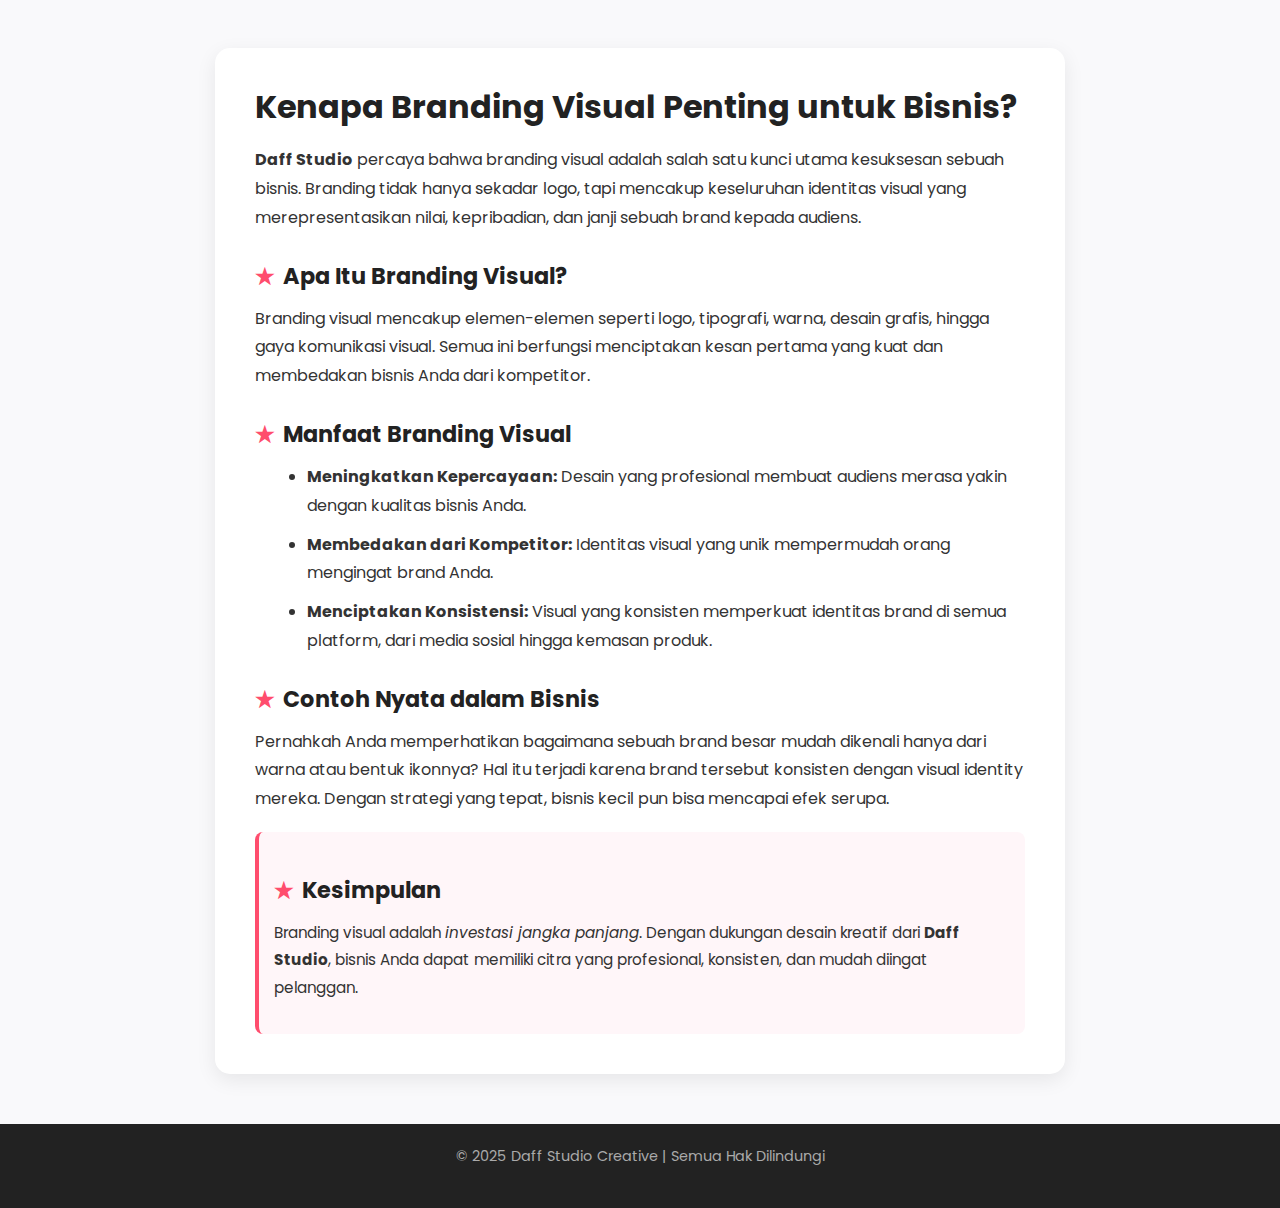
<file: artikel/branding-visual-bisnis.html>
<!DOCTYPE html>
<html lang="id">
<head>
  <meta charset="UTF-8">
  <meta name="viewport" content="width=device-width, initial-scale=1.0">
  <title>Kenapa Branding Visual Penting untuk Bisnis? | Daff Studio</title>
  <meta name="description" content="Pelajari kenapa branding visual penting untuk bisnis Anda. Temukan manfaat, contoh nyata, dan strategi visual branding bersama Daff Studio.">
  <meta name="keywords" content="branding visual, branding bisnis, identitas visual, logo bisnis, desain grafis, Daff Studio">
  <meta name="author" content="Daff Studio">

  <!-- Open Graph SEO -->
  <meta property="og:title" content="Kenapa Branding Visual Penting untuk Bisnis? | Daff Studio">
  <meta property="og:description" content="Branding visual adalah kunci sukses bisnis modern. Cari tahu bagaimana identitas visual bisa meningkatkan kepercayaan, konsistensi, dan diferensiasi bisnis Anda.">
  <meta property="og:type" content="article">
  <meta property="og:url" content="https://domainanda.com/artikel/branding-visual.html">
  <meta property="og:image" content="https://domainanda.com/images/branding-visual.jpg">

  <!-- Google Fonts -->
  <link href="https://fonts.googleapis.com/css2?family=Poppins:wght@400;600;700&display=swap" rel="stylesheet">

  <!-- Bootstrap CDN -->
  <link href="https://cdn.jsdelivr.net/npm/bootstrap@5.3.3/dist/css/bootstrap.min.css" rel="stylesheet">

  <style>
    body {
      font-family: 'Poppins', sans-serif;
      background: #f9f9fb;
      color: #333;
      line-height: 1.8;
    }
    .article-container {
      max-width: 850px;
      margin: auto;
      background: #fff;
      padding: 40px;
      border-radius: 15px;
      box-shadow: 0 6px 20px rgba(0,0,0,0.08);
    }
    h1, h2 {
      font-weight: 700;
      color: #222;
    }
    h1 {
      font-size: 2rem;
      margin-bottom: 20px;
    }
    h2 {
      font-size: 1.4rem;
      margin-top: 30px;
      margin-bottom: 15px;
      position: relative;
    }
    h2::before {
      content: "★";
      color: #ff4d6d;
      margin-right: 8px;
    }
    p {
      margin-bottom: 18px;
    }
    ul {
      margin-left: 20px;
      margin-bottom: 20px;
    }
    ul li {
      margin-bottom: 10px;
    }
    .highlight {
      background: #fff6f9;
      padding: 15px;
      border-left: 4px solid #ff4d6d;
      border-radius: 8px;
      font-size: 0.95rem;
    }
    footer {
      margin-top: 50px;
      padding: 20px 0;
      background: #222;
      color: #aaa;
      text-align: center;
      font-size: 0.9rem;
    }
  </style>
</head>
<body>
  <main class="container my-5">
    <article class="article-container" itemscope itemtype="https://schema.org/Article">
      <header>
        <h1 itemprop="headline">Kenapa Branding Visual Penting untuk Bisnis?</h1>
        <p><strong itemprop="author">Daff Studio</strong> percaya bahwa branding visual adalah salah satu kunci utama kesuksesan sebuah bisnis. Branding tidak hanya sekadar logo, tapi mencakup keseluruhan identitas visual yang merepresentasikan nilai, kepribadian, dan janji sebuah brand kepada audiens.</p>
      </header>

      <section>
        <h2>Apa Itu Branding Visual?</h2>
        <p>Branding visual mencakup elemen-elemen seperti logo, tipografi, warna, desain grafis, hingga gaya komunikasi visual. Semua ini berfungsi menciptakan kesan pertama yang kuat dan membedakan bisnis Anda dari kompetitor.</p>
      </section>

      <section>
        <h2>Manfaat Branding Visual</h2>
        <ul>
          <li><strong>Meningkatkan Kepercayaan:</strong> Desain yang profesional membuat audiens merasa yakin dengan kualitas bisnis Anda.</li>
          <li><strong>Membedakan dari Kompetitor:</strong> Identitas visual yang unik mempermudah orang mengingat brand Anda.</li>
          <li><strong>Menciptakan Konsistensi:</strong> Visual yang konsisten memperkuat identitas brand di semua platform, dari media sosial hingga kemasan produk.</li>
        </ul>
      </section>

      <section>
        <h2>Contoh Nyata dalam Bisnis</h2>
        <p>Pernahkah Anda memperhatikan bagaimana sebuah brand besar mudah dikenali hanya dari warna atau bentuk ikonnya? Hal itu terjadi karena brand tersebut konsisten dengan visual identity mereka. Dengan strategi yang tepat, bisnis kecil pun bisa mencapai efek serupa.</p>
      </section>

      <section class="highlight">
        <h2>Kesimpulan</h2>
        <p>Branding visual adalah <em>investasi jangka panjang</em>. Dengan dukungan desain kreatif dari <strong>Daff Studio</strong>, bisnis Anda dapat memiliki citra yang profesional, konsisten, dan mudah diingat pelanggan.</p>
      </section>
    </article>
  </main>

  <footer>
    <div class="container">
      <p>© 2025 Daff Studio Creative | Semua Hak Dilindungi</p>
    </div>
  </footer>

  <!-- Schema.org Structured Data -->
  <script type="application/ld+json">
  {
    "@context": "https://schema.org",
    "@type": "Article",
    "headline": "Kenapa Branding Visual Penting untuk Bisnis?",
    "description": "Branding visual adalah salah satu kunci utama kesuksesan bisnis. Pelajari manfaat, contoh nyata, dan strategi branding visual bersama Daff Studio.",
    "author": {
      "@type": "Organization",
      "name": "Daff Studio"
    },
    "publisher": {
      "@type": "Organization",
      "name": "Daff Studio",
      "logo": {
        "@type": "ImageObject",
        "url": "https://domainanda.com/images/logo.png"
      }
    },
    "datePublished": "2025-09-21",
    "image": "https://domainanda.com/images/branding-visual.jpg",
    "mainEntityOfPage": {
      "@type": "WebPage",
      "@id": "https://domainanda.com/artikel/branding-visual.html"
    }
  }
  </script>
</body>
</html>
</file>
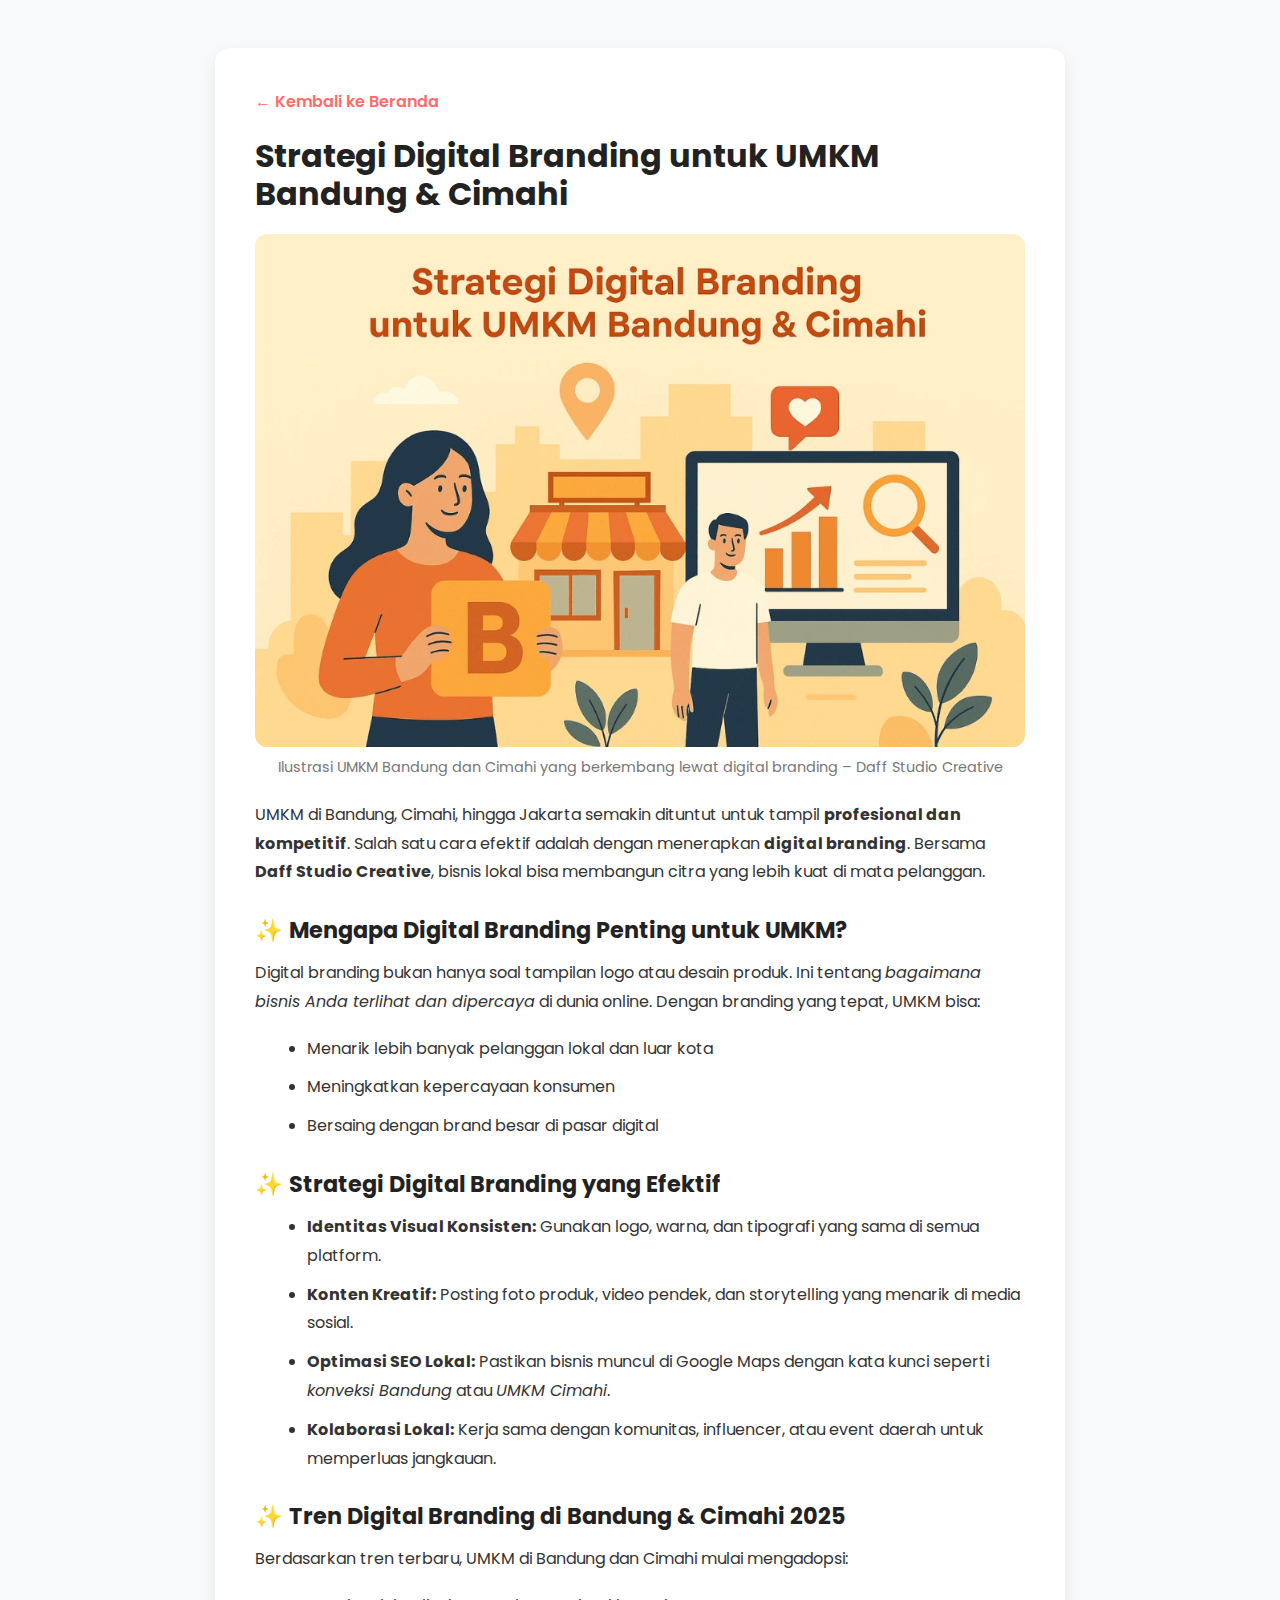
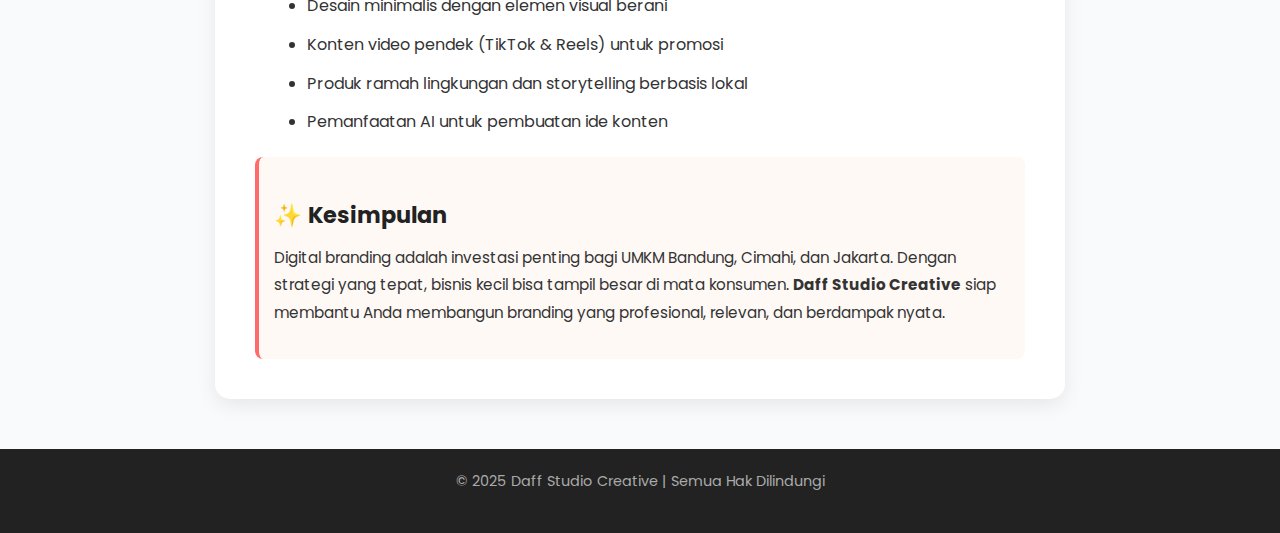
<file: artikel/digital-branding-umkm.html>
<!DOCTYPE html>
<html lang="id">
<head>
  <meta charset="UTF-8">
  <meta name="viewport" content="width=device-width, initial-scale=1.0">
  <title>Strategi Digital Branding untuk UMKM Bandung & Cimahi | Daff Studio Creative</title>
  <meta name="description" content="Pelajari strategi digital branding untuk UMKM di Bandung, Cimahi, dan Jakarta. Daff Studio Creative membantu bisnis lokal tampil lebih profesional dan dikenal luas.">
  <meta name="author" content="Daff Studio Creative">

  <!-- Open Graph SEO -->
  <meta property="og:title" content="Strategi Digital Branding untuk UMKM Bandung & Cimahi | Daff Studio Creative">
  <meta property="og:description" content="UMKM Bandung, Cimahi, dan Jakarta kini bisa lebih dikenal lewat digital branding. Temukan strategi visual, konten, dan pemasaran efektif bersama Daff Studio Creative.">
  <meta property="og:type" content="article">
  <meta property="og:url" content="https://daffdesain.store/artikel/digital-branding-umkm.html">
  <meta property="og:image" content="https://daffdesain.store/images/blog-umkm.webp">

  <!-- Twitter Card -->
  <meta name="twitter:card" content="summary_large_image">
  <meta name="twitter:title" content="Strategi Digital Branding untuk UMKM Bandung & Cimahi | Daff Studio Creative">
  <meta name="twitter:description" content="Digital branding adalah kunci kesuksesan UMKM. Temukan cara membangun citra profesional dengan strategi konten, visual, dan pemasaran dari Daff Studio Creative.">
  <meta name="twitter:image" content="https://daffdesain.store/images/blog-umkm.webp">

  <!-- Google Fonts -->
  <link href="https://fonts.googleapis.com/css2?family=Poppins:wght@400;600;700&display=swap" rel="stylesheet">

  <!-- Bootstrap CDN -->
  <link href="https://cdn.jsdelivr.net/npm/bootstrap@5.3.3/dist/css/bootstrap.min.css" rel="stylesheet">

  <style>
    body {
      font-family: 'Poppins', sans-serif;
      background: #f9fafc;
      color: #333;
      line-height: 1.8;
    }
    .article-container {
      max-width: 850px;
      margin: auto;
      background: #fff;
      padding: 40px;
      border-radius: 15px;
      box-shadow: 0 6px 20px rgba(0,0,0,0.08);
    }
    h1, h2 {
      font-weight: 700;
      color: #222;
    }
    h1 {
      font-size: 2rem;
      margin-bottom: 20px;
    }
    h2 {
      font-size: 1.4rem;
      margin-top: 30px;
      margin-bottom: 15px;
      position: relative;
    }
    h2::before {
      content: "✨";
      margin-right: 6px;
      color: #ff6b6b;
    }
    p {
      margin-bottom: 18px;
    }
    ul {
      margin-left: 20px;
      margin-bottom: 20px;
    }
    ul li {
      margin-bottom: 10px;
    }
    .highlight {
      background: #fef9f5;
      padding: 15px;
      border-left: 4px solid #ff6b6b;
      border-radius: 8px;
      font-size: 0.95rem;
    }
    footer {
      margin-top: 50px;
      padding: 20px 0;
      background: #222;
      color: #aaa;
      text-align: center;
      font-size: 0.9rem;
    }
    .home-link {
      display: inline-block;
      margin-bottom: 20px;
      text-decoration: none;
      color: #ff6b6b;
      font-weight: 600;
    }
    .home-link:hover {
      text-decoration: underline;
    }
    figure {
      margin: 20px 0;
      text-align: center;
    }
    figure img {
      border-radius: 12px;
      max-width: 100%;
      height: auto;
    }
    figcaption {
      font-size: 0.9rem;
      color: #777;
      margin-top: 8px;
    }
  </style>
</head>
<body>
  <main class="container my-5">
    <article class="article-container" itemscope itemtype="https://schema.org/Article">
      <a href="../index.html" class="home-link">← Kembali ke Beranda</a>
      <header>
        <h1 itemprop="headline">Strategi Digital Branding untuk UMKM Bandung & Cimahi</h1>
        <figure>
          <img src="../images/blog-umkm.webp" 
               alt="Strategi Digital Branding untuk UMKM Bandung & Cimahi - Daff Studio Creative" 
               width="800" height="450"
               loading="eager" fetchpriority="high" decoding="async">
          <figcaption>Ilustrasi UMKM Bandung dan Cimahi yang berkembang lewat digital branding – Daff Studio Creative</figcaption>
        </figure>
        <p>UMKM di Bandung, Cimahi, hingga Jakarta semakin dituntut untuk tampil <strong>profesional dan kompetitif</strong>. Salah satu cara efektif adalah dengan menerapkan <strong>digital branding</strong>. Bersama <strong>Daff Studio Creative</strong>, bisnis lokal bisa membangun citra yang lebih kuat di mata pelanggan.</p>
      </header>

      <section>
        <h2>Mengapa Digital Branding Penting untuk UMKM?</h2>
        <p>Digital branding bukan hanya soal tampilan logo atau desain produk. Ini tentang <em>bagaimana bisnis Anda terlihat dan dipercaya</em> di dunia online. Dengan branding yang tepat, UMKM bisa:</p>
        <ul>
          <li>Menarik lebih banyak pelanggan lokal dan luar kota</li>
          <li>Meningkatkan kepercayaan konsumen</li>
          <li>Bersaing dengan brand besar di pasar digital</li>
        </ul>
      </section>

      <section>
        <h2>Strategi Digital Branding yang Efektif</h2>
        <ul>
          <li><strong>Identitas Visual Konsisten:</strong> Gunakan logo, warna, dan tipografi yang sama di semua platform.</li>
          <li><strong>Konten Kreatif:</strong> Posting foto produk, video pendek, dan storytelling yang menarik di media sosial.</li>
          <li><strong>Optimasi SEO Lokal:</strong> Pastikan bisnis muncul di Google Maps dengan kata kunci seperti <em>konveksi Bandung</em> atau <em>UMKM Cimahi</em>.</li>
          <li><strong>Kolaborasi Lokal:</strong> Kerja sama dengan komunitas, influencer, atau event daerah untuk memperluas jangkauan.</li>
        </ul>
      </section>

      <section>
        <h2>Tren Digital Branding di Bandung & Cimahi 2025</h2>
        <p>Berdasarkan tren terbaru, UMKM di Bandung dan Cimahi mulai mengadopsi:</p>
        <ul>
          <li>Desain minimalis dengan elemen visual berani</li>
          <li>Konten video pendek (TikTok & Reels) untuk promosi</li>
          <li>Produk ramah lingkungan dan storytelling berbasis lokal</li>
          <li>Pemanfaatan AI untuk pembuatan ide konten</li>
        </ul>
      </section>

      <section class="highlight">
        <h2>Kesimpulan</h2>
        <p>Digital branding adalah investasi penting bagi UMKM Bandung, Cimahi, dan Jakarta. Dengan strategi yang tepat, bisnis kecil bisa tampil besar di mata konsumen. <strong>Daff Studio Creative</strong> siap membantu Anda membangun branding yang profesional, relevan, dan berdampak nyata.</p>
      </section>
    </article>
  </main>

  <footer>
    <div class="container">
      <p>© 2025 Daff Studio Creative | Semua Hak Dilindungi</p>
    </div>
  </footer>

  <!-- Schema.org Structured Data -->
  <script type="application/ld+json">
  {
    "@context": "https://schema.org",
    "@type": "Article",
    "headline": "Strategi Digital Branding untuk UMKM Bandung & Cimahi",
    "description": "Pelajari strategi digital branding untuk UMKM di Bandung, Cimahi, dan Jakarta. Daff Studio Creative membantu bisnis lokal tampil lebih profesional dan dikenal luas.",
    "author": {
      "@type": "Organization",
      "name": "Daff Studio Creative"
    },
    "publisher": {
      "@type": "Organization",
      "name": "Daff Studio Creative",
      "logo": {
        "@type": "ImageObject",
        "url": "https://daffdesain.store/images/brand.png"
      }
    },
    "datePublished": "2025-09-29",
    "image": "https://daffdesain.store/images/blog-umkm.webp",
    "mainEntityOfPage": {
      "@type": "WebPage",
      "@id": "https://daffdesain.store/artikel/digital-branding-umkm.html"
    }
  }
  </script>
</body>
</html>
</file>
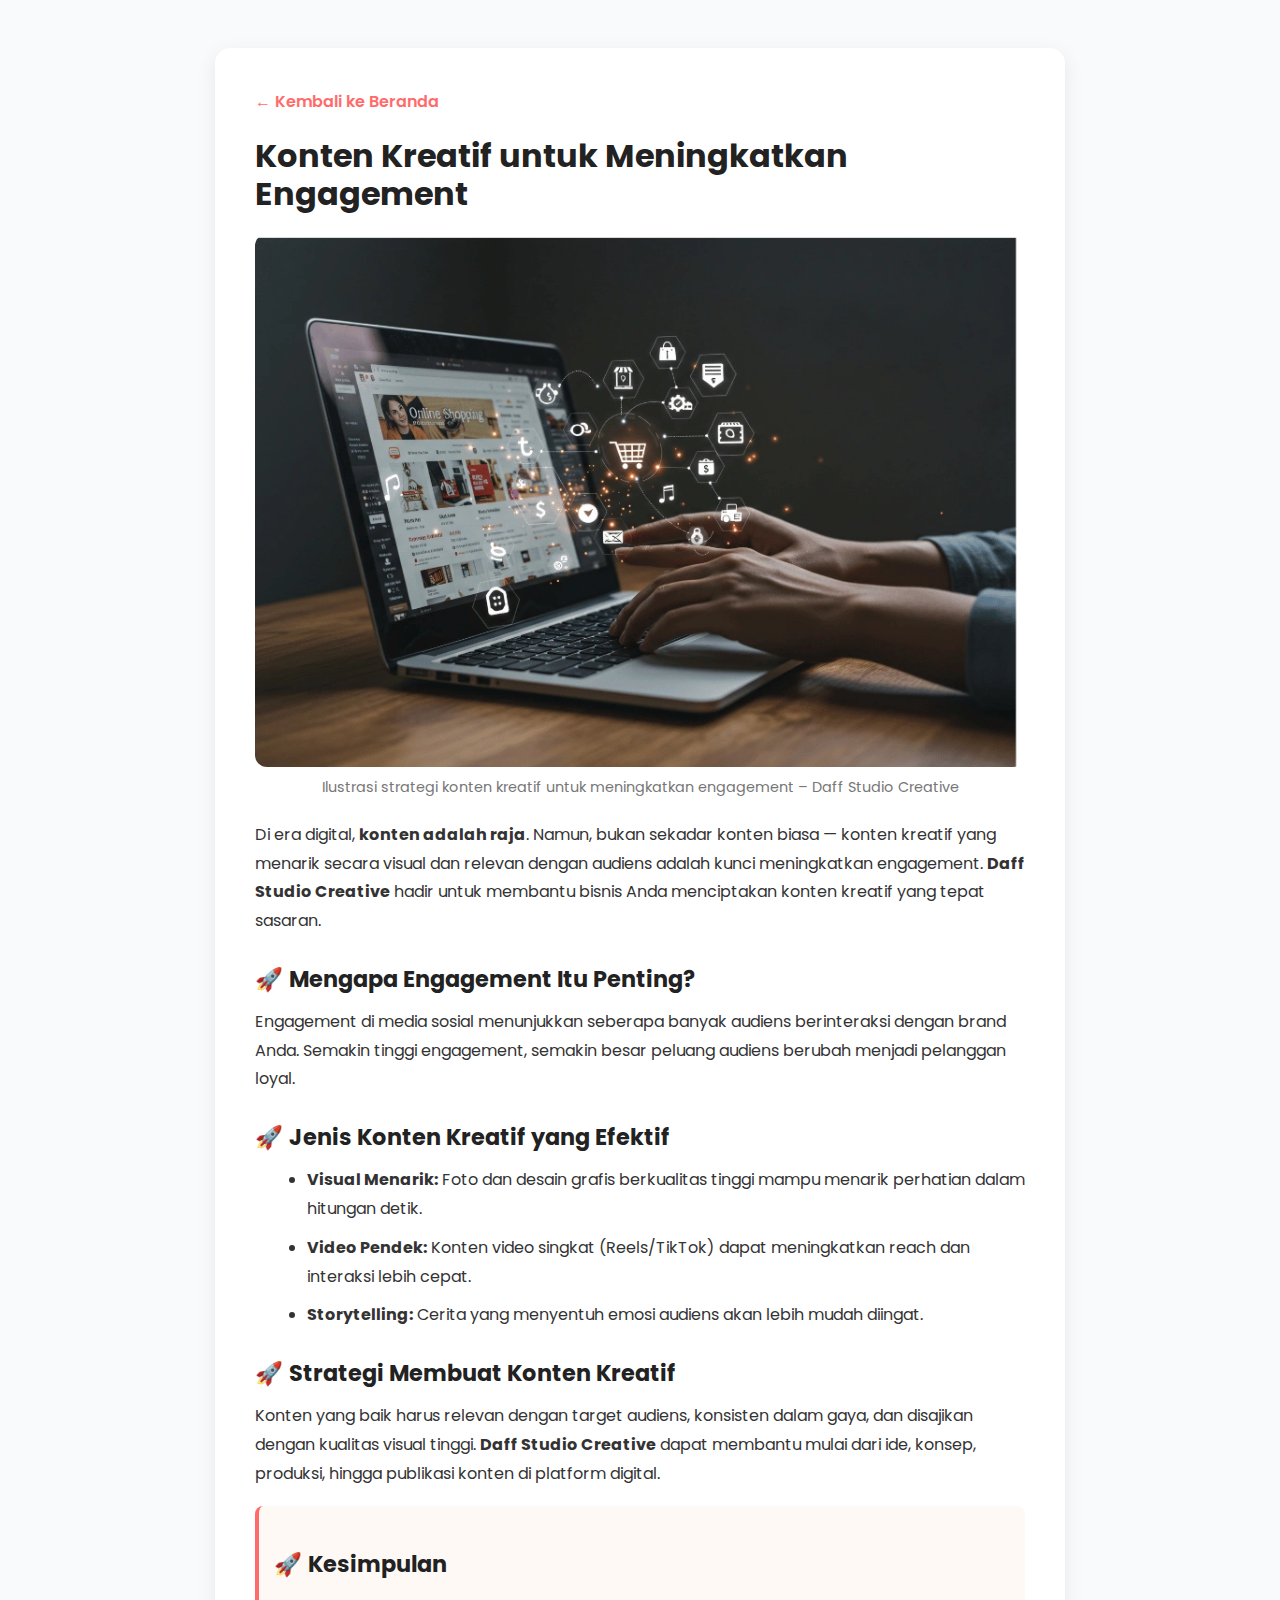
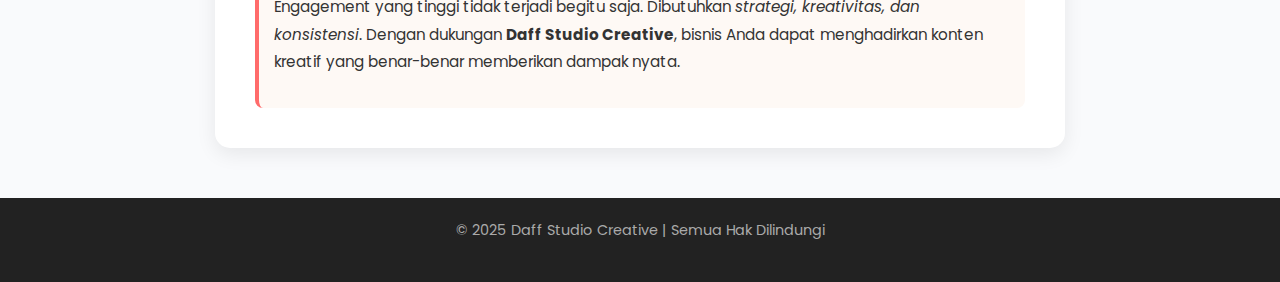
<file: artikel/konten-kreatif-sosial-media.html>
<!DOCTYPE html>
<html lang="id">
<head>
  <meta charset="UTF-8">
  <meta name="viewport" content="width=device-width, initial-scale=1.0">
  <title>Konten Kreatif untuk Meningkatkan Engagement | Daff Studio Creative</title>
  <meta name="description" content="Pelajari strategi konten kreatif untuk meningkatkan engagement bisnis Anda. Temukan jenis konten efektif seperti video, storytelling, dan visual menarik bersama Daff Studio Creative.">
  <meta name="author" content="Daff Studio Creative">

  <!-- Open Graph SEO -->
  <meta property="og:title" content="Konten Kreatif untuk Meningkatkan Engagement | Daff Studio Creative">
  <meta property="og:description" content="Engagement tinggi datang dari konten kreatif. Cari tahu cara membuat konten visual, video pendek, dan storytelling yang efektif bersama Daff Studio Creative.">
  <meta property="og:type" content="article">
  <meta property="og:url" content="https://daffdesain.store/artikel/konten-kreatif-sosial-media.html">
  <meta property="og:image" content="https://daffdesain.store/images/blog-konten.webp">

  <!-- Twitter Card -->
  <meta name="twitter:card" content="summary_large_image">
  <meta name="twitter:title" content="Konten Kreatif untuk Meningkatkan Engagement | Daff Studio Creative">
  <meta name="twitter:description" content="Engagement tinggi datang dari konten kreatif. Cari tahu cara membuat konten visual, video pendek, dan storytelling yang efektif bersama Daff Studio Creative.">
  <meta name="twitter:image" content="https://daffdesain.store/images/blog-konten.webp">

  <!-- Google Fonts -->
  <link href="https://fonts.googleapis.com/css2?family=Poppins:wght@400;600;700&display=swap" rel="stylesheet">

  <!-- Bootstrap CDN -->
  <link href="https://cdn.jsdelivr.net/npm/bootstrap@5.3.3/dist/css/bootstrap.min.css" rel="stylesheet">

  <style>
    body {
      font-family: 'Poppins', sans-serif;
      background: #f9fafc;
      color: #333;
      line-height: 1.8;
    }
    .article-container {
      max-width: 850px;
      margin: auto;
      background: #fff;
      padding: 40px;
      border-radius: 15px;
      box-shadow: 0 6px 20px rgba(0,0,0,0.08);
    }
    h1, h2 {
      font-weight: 700;
      color: #222;
    }
    h1 {
      font-size: 2rem;
      margin-bottom: 20px;
    }
    h2 {
      font-size: 1.4rem;
      margin-top: 30px;
      margin-bottom: 15px;
      position: relative;
    }
    h2::before {
      content: "🚀";
      margin-right: 6px;
      color: #ff6b6b;
    }
    p {
      margin-bottom: 18px;
    }
    ul {
      margin-left: 20px;
      margin-bottom: 20px;
    }
    ul li {
      margin-bottom: 10px;
    }
    .highlight {
      background: #fef9f5;
      padding: 15px;
      border-left: 4px solid #ff6b6b;
      border-radius: 8px;
      font-size: 0.95rem;
    }
    footer {
      margin-top: 50px;
      padding: 20px 0;
      background: #222;
      color: #aaa;
      text-align: center;
      font-size: 0.9rem;
    }
    .home-link {
      display: inline-block;
      margin-bottom: 20px;
      text-decoration: none;
      color: #ff6b6b;
      font-weight: 600;
    }
    .home-link:hover {
      text-decoration: underline;
    }
    figure {
      margin: 20px 0;
      text-align: center;
    }
    figure img {
      border-radius: 12px;
      max-width: 100%;
      height: auto;
    }
    figcaption {
      font-size: 0.9rem;
      color: #777;
      margin-top: 8px;
    }
  </style>
</head>
<body>
  <main class="container my-5">
    <article class="article-container" itemscope itemtype="https://schema.org/Article">
      <a href="../index.html" class="home-link">← Kembali ke Beranda</a>
      <header>
        <h1 itemprop="headline">Konten Kreatif untuk Meningkatkan Engagement</h1>
        <figure>
          <img src="../images/blog-konten.webp" 
               alt="Strategi Konten Kreatif untuk Meningkatkan Engagement oleh Daff Studio Creative" 
               width="800" height="450"
               loading="eager" fetchpriority="high" decoding="async">
          <figcaption>Ilustrasi strategi konten kreatif untuk meningkatkan engagement – Daff Studio Creative</figcaption>
        </figure>
        <p>Di era digital, <strong>konten adalah raja</strong>. Namun, bukan sekadar konten biasa — konten kreatif yang menarik secara visual dan relevan dengan audiens adalah kunci meningkatkan engagement. <strong>Daff Studio Creative</strong> hadir untuk membantu bisnis Anda menciptakan konten kreatif yang tepat sasaran.</p>
      </header>

      <section>
        <h2>Mengapa Engagement Itu Penting?</h2>
        <p>Engagement di media sosial menunjukkan seberapa banyak audiens berinteraksi dengan brand Anda. Semakin tinggi engagement, semakin besar peluang audiens berubah menjadi pelanggan loyal.</p>
      </section>

      <section>
        <h2>Jenis Konten Kreatif yang Efektif</h2>
        <ul>
          <li><strong>Visual Menarik:</strong> Foto dan desain grafis berkualitas tinggi mampu menarik perhatian dalam hitungan detik.</li>
          <li><strong>Video Pendek:</strong> Konten video singkat (Reels/TikTok) dapat meningkatkan reach dan interaksi lebih cepat.</li>
          <li><strong>Storytelling:</strong> Cerita yang menyentuh emosi audiens akan lebih mudah diingat.</li>
        </ul>
      </section>

      <section>
        <h2>Strategi Membuat Konten Kreatif</h2>
        <p>Konten yang baik harus relevan dengan target audiens, konsisten dalam gaya, dan disajikan dengan kualitas visual tinggi. <strong>Daff Studio Creative</strong> dapat membantu mulai dari ide, konsep, produksi, hingga publikasi konten di platform digital.</p>
      </section>

      <section class="highlight">
        <h2>Kesimpulan</h2>
        <p>Engagement yang tinggi tidak terjadi begitu saja. Dibutuhkan <em>strategi, kreativitas, dan konsistensi</em>. Dengan dukungan <strong>Daff Studio Creative</strong>, bisnis Anda dapat menghadirkan konten kreatif yang benar-benar memberikan dampak nyata.</p>
      </section>
    </article>
  </main>

  <footer>
    <div class="container">
      <p>© 2025 Daff Studio Creative | Semua Hak Dilindungi</p>
    </div>
  </footer>

  <!-- Schema.org Structured Data -->
  <script type="application/ld+json">
  {
    "@context": "https://schema.org",
    "@type": "Article",
    "headline": "Konten Kreatif untuk Meningkatkan Engagement",
    "description": "Strategi konten kreatif untuk meningkatkan engagement bisnis. Temukan jenis konten efektif seperti visual menarik, video pendek, dan storytelling bersama Daff Studio Creative.",
    "author": {
      "@type": "Organization",
      "name": "Daff Studio Creative"
    },
    "publisher": {
      "@type": "Organization",
      "name": "Daff Studio Creative",
      "logo": {
        "@type": "ImageObject",
        "url": "https://daffdesain.store/images/brand.png"
      }
    },
    "datePublished": "2025-09-21",
    "image": "https://daffdesain.store/images/blog-konten.webp",
    "mainEntityOfPage": {
      "@type": "WebPage",
      "@id": "https://daffdesain.store/artikel/konten-kreatif-sosial-media.html"
    }
  }
  </script>
</body>
</html>
</file>
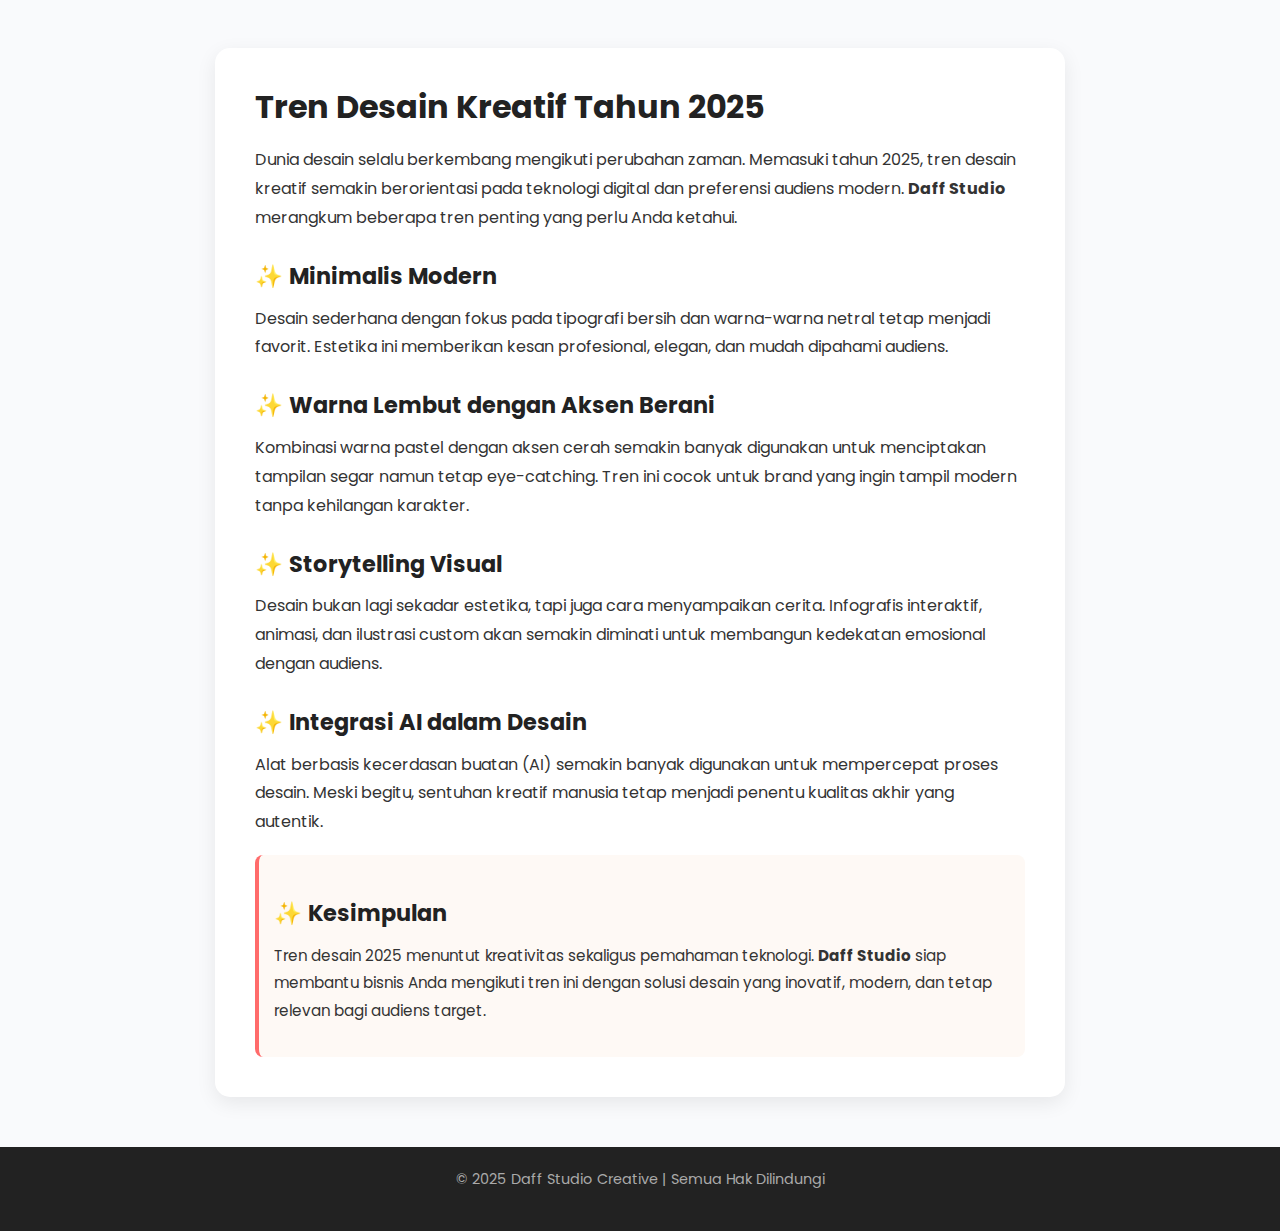
<file: artikel/tren-desain-2025.html>
<!DOCTYPE html>
<html lang="id">
<head>
  <meta charset="UTF-8">
  <meta name="viewport" content="width=device-width, initial-scale=1.0">
  <title>Tren Desain Kreatif Tahun 2025 | Daff Studio</title>
  <meta name="description" content="Tren desain kreatif 2025 semakin modern dengan sentuhan minimalis, warna lembut, storytelling visual, dan integrasi AI. Simak ulasan lengkap dari Daff Studio.">
  <meta name="keywords" content="tren desain 2025, desain kreatif, minimalis modern, storytelling visual, desain AI, Daff Studio">
  <meta name="author" content="Daff Studio">

  <!-- Open Graph SEO -->
  <meta property="og:title" content="Tren Desain Kreatif Tahun 2025 | Daff Studio">
  <meta property="og:description" content="Tren desain kreatif terbaru di tahun 2025. Minimalis modern, kombinasi warna pastel, storytelling visual, hingga integrasi AI.">
  <meta property="og:type" content="article">
  <meta property="og:url" content="https://domainanda.com/artikel/tren-desain-2025.html">
  <meta property="og:image" content="https://domainanda.com/images/tren-desain-2025.jpg">

  <!-- Google Fonts -->
  <link href="https://fonts.googleapis.com/css2?family=Poppins:wght@400;600;700&display=swap" rel="stylesheet">

  <!-- Bootstrap CDN -->
  <link href="https://cdn.jsdelivr.net/npm/bootstrap@5.3.3/dist/css/bootstrap.min.css" rel="stylesheet">

  <style>
    body {
      font-family: 'Poppins', sans-serif;
      background: #f9fafc;
      color: #333;
      line-height: 1.8;
    }
    .article-container {
      max-width: 850px;
      margin: auto;
      background: #fff;
      padding: 40px;
      border-radius: 15px;
      box-shadow: 0 6px 20px rgba(0,0,0,0.08);
    }
    h1, h2 {
      font-weight: 700;
      color: #222;
    }
    h1 {
      font-size: 2rem;
      margin-bottom: 20px;
    }
    h2 {
      font-size: 1.4rem;
      margin-top: 30px;
      margin-bottom: 15px;
    }
    h2::before {
      content: "✨";
      margin-right: 6px;
      color: #ff6b6b;
    }
    p {
      margin-bottom: 18px;
    }
    .highlight {
      background: #fef9f5;
      padding: 15px;
      border-left: 4px solid #ff6b6b;
      border-radius: 8px;
      font-size: 0.95rem;
    }
    footer {
      margin-top: 50px;
      padding: 20px 0;
      background: #222;
      color: #aaa;
      text-align: center;
      font-size: 0.9rem;
    }
  </style>
</head>
<body>
  <main class="container my-5">
    <article class="article-container" itemscope itemtype="https://schema.org/Article">
      <header>
        <h1 itemprop="headline">Tren Desain Kreatif Tahun 2025</h1>
        <p>Dunia desain selalu berkembang mengikuti perubahan zaman. Memasuki tahun 2025, tren desain kreatif semakin berorientasi pada teknologi digital dan preferensi audiens modern. <strong>Daff Studio</strong> merangkum beberapa tren penting yang perlu Anda ketahui.</p>
      </header>

      <section>
        <h2>Minimalis Modern</h2>
        <p>Desain sederhana dengan fokus pada tipografi bersih dan warna-warna netral tetap menjadi favorit. Estetika ini memberikan kesan profesional, elegan, dan mudah dipahami audiens.</p>
      </section>

      <section>
        <h2>Warna Lembut dengan Aksen Berani</h2>
        <p>Kombinasi warna pastel dengan aksen cerah semakin banyak digunakan untuk menciptakan tampilan segar namun tetap eye-catching. Tren ini cocok untuk brand yang ingin tampil modern tanpa kehilangan karakter.</p>
      </section>

      <section>
        <h2>Storytelling Visual</h2>
        <p>Desain bukan lagi sekadar estetika, tapi juga cara menyampaikan cerita. Infografis interaktif, animasi, dan ilustrasi custom akan semakin diminati untuk membangun kedekatan emosional dengan audiens.</p>
      </section>

      <section>
        <h2>Integrasi AI dalam Desain</h2>
        <p>Alat berbasis kecerdasan buatan (AI) semakin banyak digunakan untuk mempercepat proses desain. Meski begitu, sentuhan kreatif manusia tetap menjadi penentu kualitas akhir yang autentik.</p>
      </section>

      <section class="highlight">
        <h2>Kesimpulan</h2>
        <p>Tren desain 2025 menuntut kreativitas sekaligus pemahaman teknologi. <strong>Daff Studio</strong> siap membantu bisnis Anda mengikuti tren ini dengan solusi desain yang inovatif, modern, dan tetap relevan bagi audiens target.</p>
      </section>
    </article>
  </main>

  <footer>
    <div class="container">
      <p>© 2025 Daff Studio Creative | Semua Hak Dilindungi</p>
    </div>
  </footer>

  <!-- Schema.org Structured Data -->
  <script type="application/ld+json">
  {
    "@context": "https://schema.org",
    "@type": "Article",
    "headline": "Tren Desain Kreatif Tahun 2025",
    "description": "Tren desain kreatif terbaru di tahun 2025. Minimalis modern, kombinasi warna pastel, storytelling visual, hingga integrasi AI.",
    "author": {
      "@type": "Organization",
      "name": "Daff Studio"
    },
    "publisher": {
      "@type": "Organization",
      "name": "Daff Studio",
      "logo": {
        "@type": "ImageObject",
        "url": "https://domainanda.com/images/logo.png"
      }
    },
    "datePublished": "2025-09-21",
    "image": "https://domainanda.com/images/tren-desain-2025.jpg",
    "mainEntityOfPage": {
      "@type": "WebPage",
      "@id": "https://domainanda.com/artikel/tren-desain-2025.html"
    }
  }
  </script>
</body>
</html>
</file>
